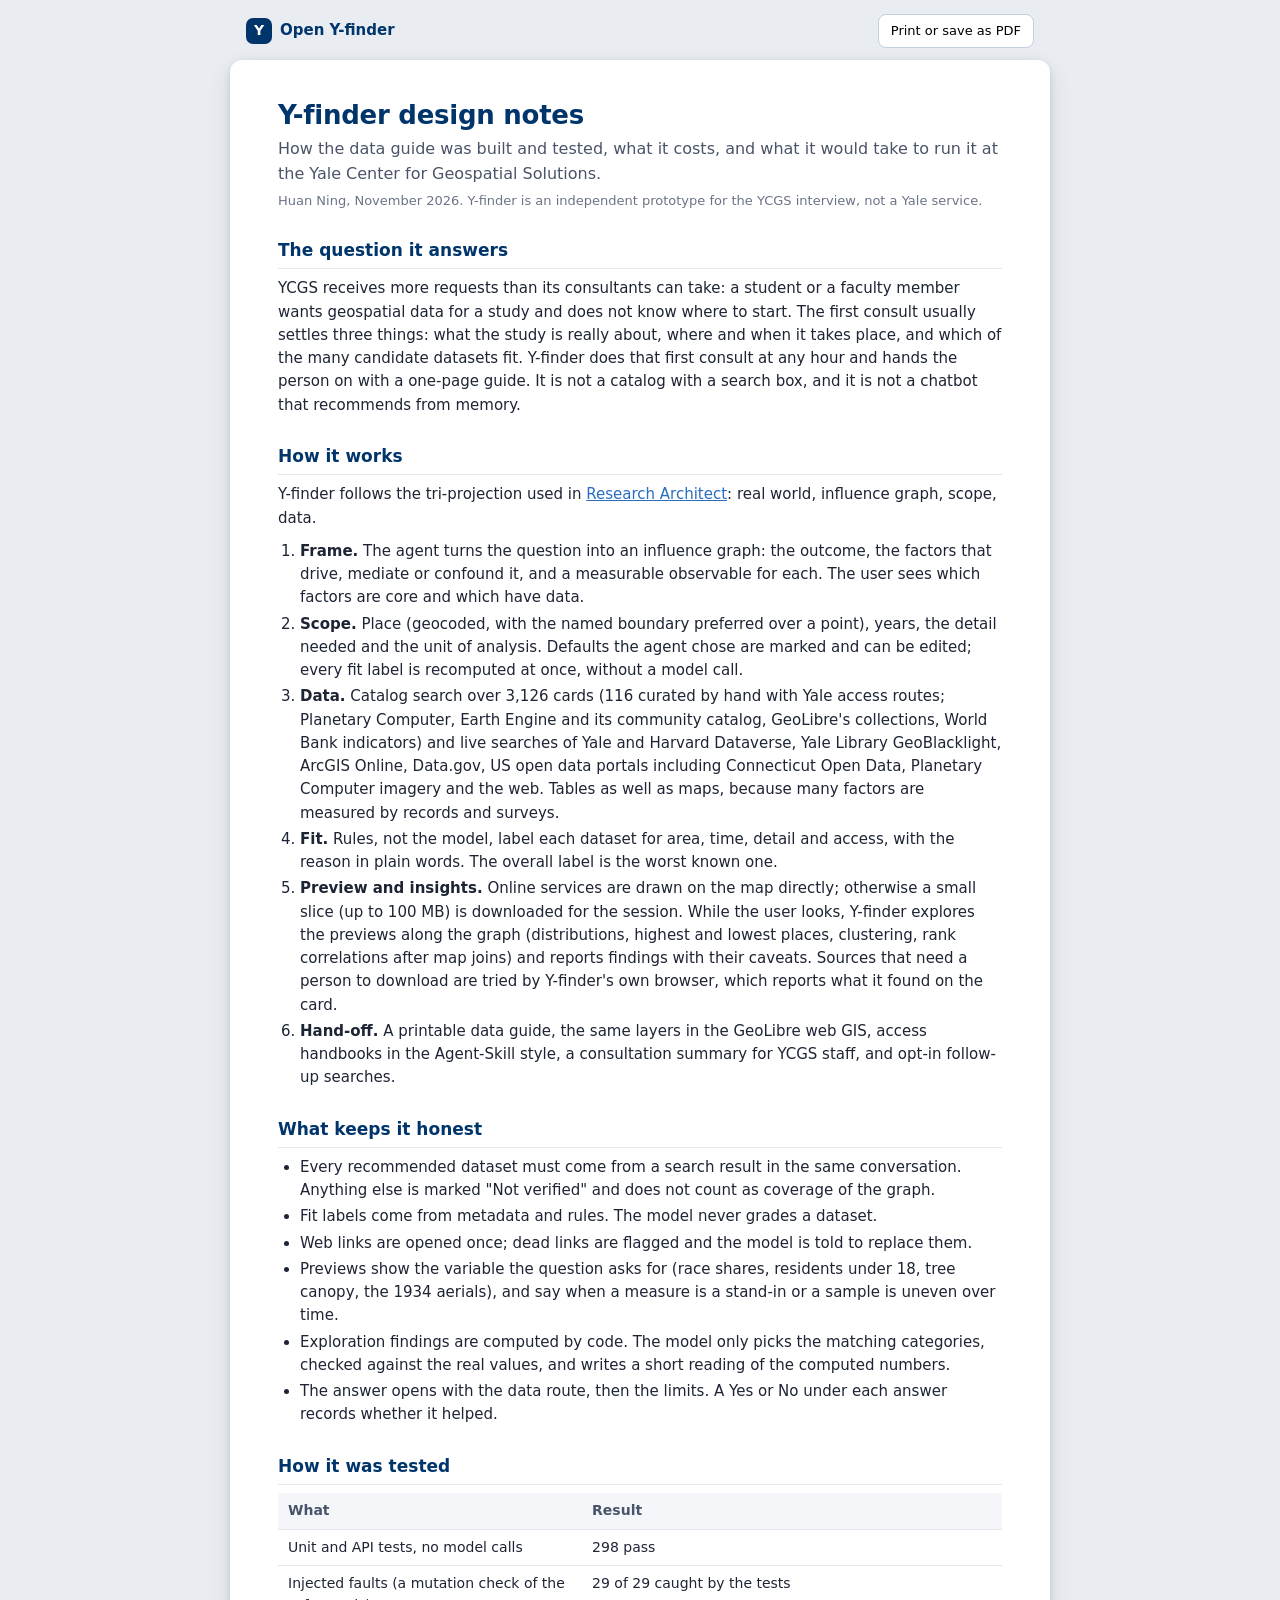
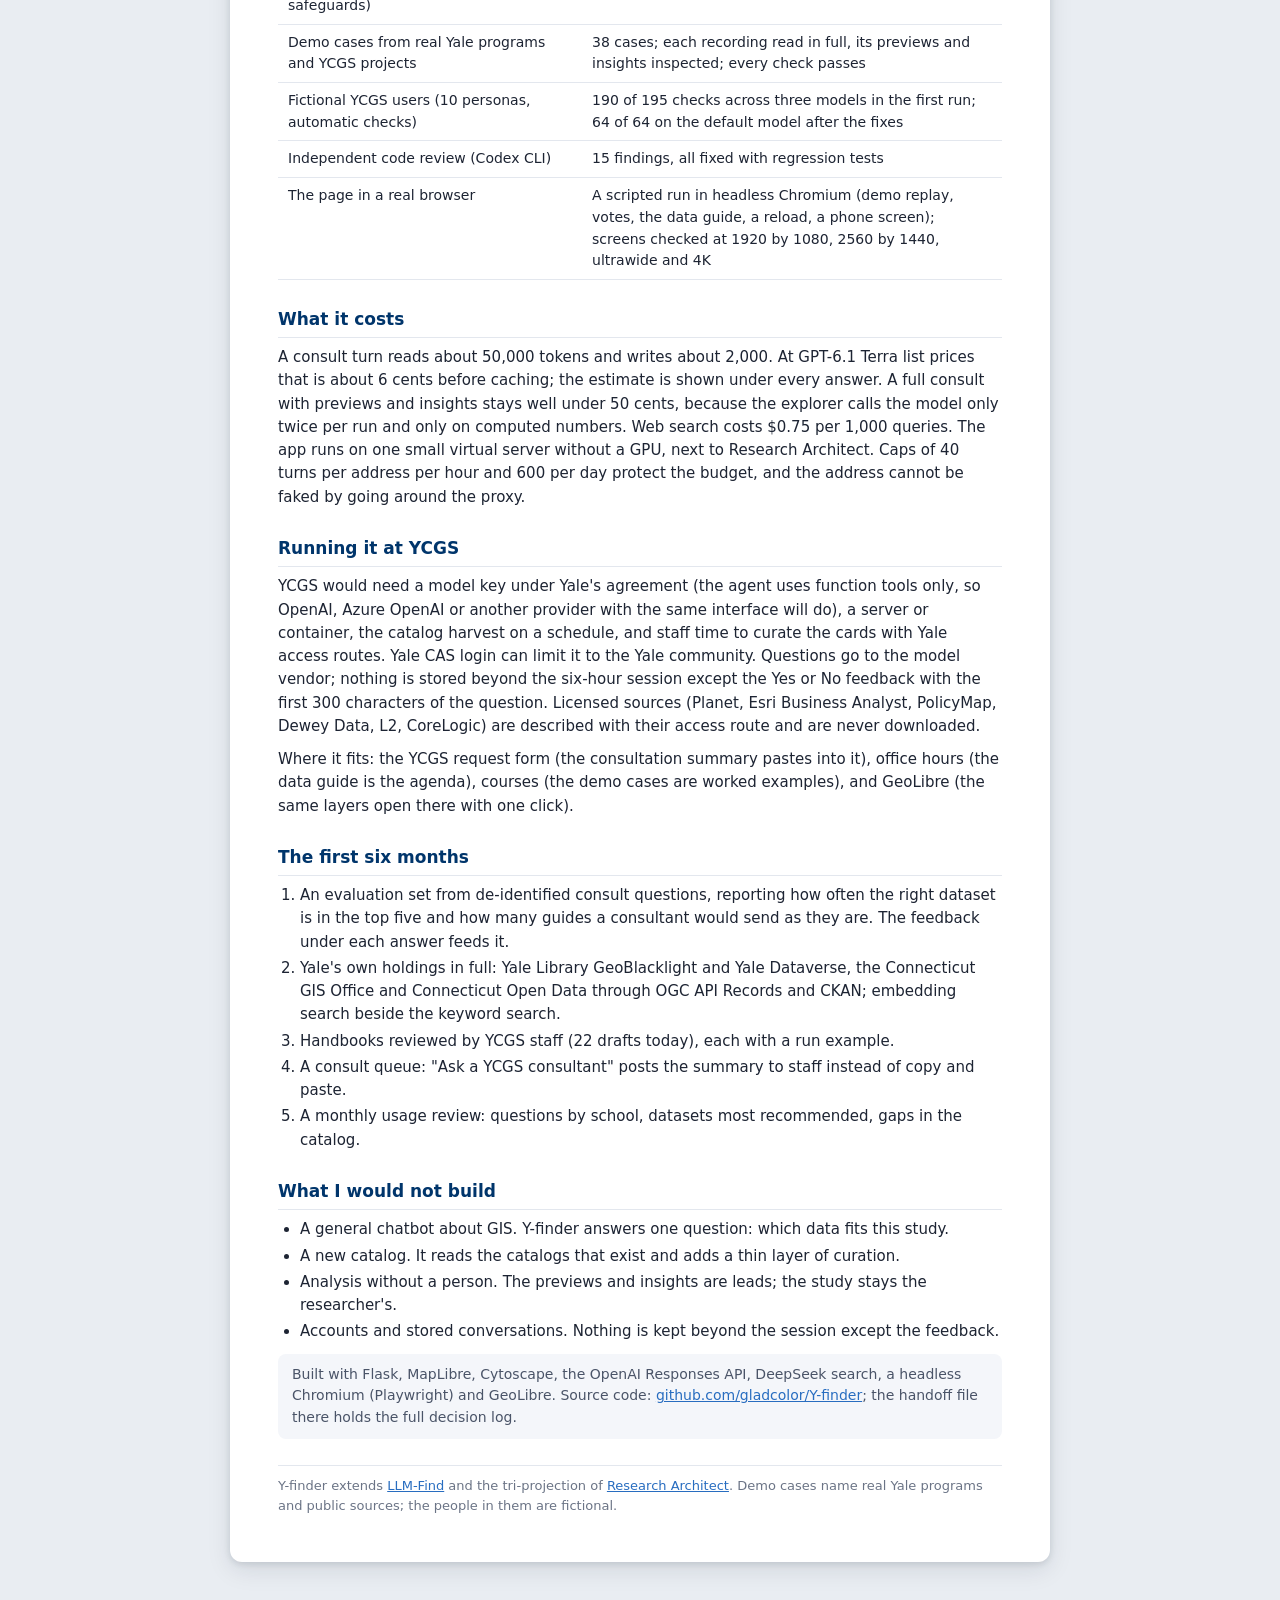
<file: static/design.html>
<!doctype html>
<html lang="en">
<head>
<meta charset="utf-8">
<meta name="viewport" content="width=device-width, initial-scale=1">
<title>Y-finder design notes</title>
<meta name="description" content="How the Y-finder data guide was built and tested, what it costs, and what it would take to run it at YCGS.">
<link rel="icon" href="data:image/svg+xml,%3Csvg xmlns='http://www.w3.org/2000/svg' viewBox='0 0 32 32'%3E%3Crect width='32' height='32' rx='8' fill='%231f3a68'/%3E%3Cpath d='M9 8l7 9 7-9M16 17v8' stroke='white' stroke-width='3' fill='none' stroke-linecap='round' stroke-linejoin='round'/%3E%3C/svg%3E">
<style>
  :root { --navy: #00356b; --navy-2: #286dc0; --ink: #1d2433; --ink-2: #4a5468; --muted: #6b7486; --line: #e3e7ee; --soft: #f4f6fa; --canvas: #e9edf2; }
  * { box-sizing: border-box; }
  html, body { margin: 0; background: var(--canvas); color: var(--ink); font: 15px/1.55 system-ui, -apple-system, "Segoe UI", Roboto, "Helvetica Neue", Arial, sans-serif; }
  a { color: var(--navy-2); }
  .top { max-width: 820px; margin: 0 auto; padding: 14px 16px 0; display: flex; align-items: center; justify-content: space-between; gap: 12px; }
  .top a.app { display: inline-flex; align-items: center; gap: 8px; text-decoration: none; color: var(--navy); font-weight: 600; }
  .top .mark { width: 26px; height: 26px; border-radius: 7px; background: var(--navy); color: #fff; display: grid; place-items: center; font-weight: 700; font-size: 14px; }
  .top .print { font: inherit; font-size: 13px; padding: 6px 12px; border-radius: 8px; border: 1px solid #c3cfdf; background: #fff; cursor: pointer; }
  main { max-width: 820px; margin: 12px auto 40px; background: #fff; padding: 40px 48px 36px; border-radius: 12px; box-shadow: 0 2px 6px rgba(20,30,50,.12), 0 8px 24px rgba(20,30,50,.10); }
  h1 { font-size: 26px; line-height: 1.2; color: var(--navy); margin: 0 0 6px; letter-spacing: -0.01em; }
  .lede { color: var(--ink-2); margin: 0 0 4px; font-size: 16px; }
  .by { color: var(--muted); font-size: 13px; margin: 0 0 22px; }
  h2 { font-size: 17px; color: var(--navy); margin: 26px 0 8px; padding-bottom: 5px; border-bottom: 1px solid var(--line); }
  p { margin: 0 0 10px; }
  ol, ul { margin: 0 0 10px; padding-left: 22px; }
  li { margin: 3px 0; }
  li b { color: var(--ink); }
  table { border-collapse: collapse; width: 100%; margin: 6px 0 12px; font-size: 14px; }
  th, td { text-align: left; vertical-align: top; padding: 7px 10px; border-bottom: 1px solid var(--line); }
  th { color: var(--ink-2); font-weight: 600; background: var(--soft); }
  td:first-child { width: 42%; }
  .note { background: var(--soft); border-radius: 8px; padding: 10px 14px; color: var(--ink-2); font-size: 14px; }
  .foot { color: var(--muted); font-size: 13px; margin-top: 26px; padding-top: 10px; border-top: 1px solid var(--line); }
  @media (max-width: 640px) { main { padding: 24px 18px; margin: 8px; } h1 { font-size: 22px; } td:first-child { width: auto; } }
  @media print { html, body { background: #fff; } .top { display: none; } main { box-shadow: none; margin: 0; padding: 0; max-width: none; border-radius: 0; } a { color: inherit; text-decoration: none; } }
</style>
</head>
<body>
<div class="top">
  <a class="app" href="./"><span class="mark">Y</span>Open Y-finder</a>
  <button class="print" type="button" onclick="print()">Print or save as PDF</button>
</div>
<main>
  <h1>Y-finder design notes</h1>
  <p class="lede">How the data guide was built and tested, what it costs, and what it would take to run it at the Yale Center for Geospatial Solutions.</p>
  <p class="by">Huan Ning, November 2026. Y-finder is an independent prototype for the YCGS interview, not a Yale service.</p>

  <h2>The question it answers</h2>
  <p>YCGS receives more requests than its consultants can take: a student or a faculty member wants geospatial data for a study and does not know where to start. The first consult usually settles three things: what the study is really about, where and when it takes place, and which of the many candidate datasets fit. Y-finder does that first consult at any hour and hands the person on with a one-page guide. It is not a catalog with a search box, and it is not a chatbot that recommends from memory.</p>

  <h2>How it works</h2>
  <p>Y-finder follows the tri-projection used in <a href="https://app.researcharchitect.ai/">Research Architect</a>: real world, influence graph, scope, data.</p>
  <ol>
    <li><b>Frame.</b> The agent turns the question into an influence graph: the outcome, the factors that drive, mediate or confound it, and a measurable observable for each. The user sees which factors are core and which have data.</li>
    <li><b>Scope.</b> Place (geocoded, with the named boundary preferred over a point), years, the detail needed and the unit of analysis. Defaults the agent chose are marked and can be edited; every fit label is recomputed at once, without a model call.</li>
    <li><b>Data.</b> Catalog search over 3,126 cards (116 curated by hand with Yale access routes; Planetary Computer, Earth Engine and its community catalog, GeoLibre's collections, World Bank indicators) and live searches of Yale and Harvard Dataverse, Yale Library GeoBlacklight, ArcGIS Online, Data.gov, US open data portals including Connecticut Open Data, Planetary Computer imagery and the web. Tables as well as maps, because many factors are measured by records and surveys.</li>
    <li><b>Fit.</b> Rules, not the model, label each dataset for area, time, detail and access, with the reason in plain words. The overall label is the worst known one.</li>
    <li><b>Preview and insights.</b> Online services are drawn on the map directly; otherwise a small slice (up to 100 MB) is downloaded for the session. While the user looks, Y-finder explores the previews along the graph (distributions, highest and lowest places, clustering, rank correlations after map joins) and reports findings with their caveats. Sources that need a person to download are tried by Y-finder's own browser, which reports what it found on the card.</li>
    <li><b>Hand-off.</b> A printable data guide, the same layers in the GeoLibre web GIS, access handbooks in the Agent-Skill style, a consultation summary for YCGS staff, and opt-in follow-up searches.</li>
  </ol>

  <h2>What keeps it honest</h2>
  <ul>
    <li>Every recommended dataset must come from a search result in the same conversation. Anything else is marked "Not verified" and does not count as coverage of the graph.</li>
    <li>Fit labels come from metadata and rules. The model never grades a dataset.</li>
    <li>Web links are opened once; dead links are flagged and the model is told to replace them.</li>
    <li>Previews show the variable the question asks for (race shares, residents under 18, tree canopy, the 1934 aerials), and say when a measure is a stand-in or a sample is uneven over time.</li>
    <li>Exploration findings are computed by code. The model only picks the matching categories, checked against the real values, and writes a short reading of the computed numbers.</li>
    <li>The answer opens with the data route, then the limits. A Yes or No under each answer records whether it helped.</li>
  </ul>

  <h2>How it was tested</h2>
  <table>
    <tr><th>What</th><th>Result</th></tr>
    <tr><td>Unit and API tests, no model calls</td><td>298 pass</td></tr>
    <tr><td>Injected faults (a mutation check of the safeguards)</td><td>29 of 29 caught by the tests</td></tr>
    <tr><td>Demo cases from real Yale programs and YCGS projects</td><td>38 cases; each recording read in full, its previews and insights inspected; every check passes</td></tr>
    <tr><td>Fictional YCGS users (10 personas, automatic checks)</td><td>190 of 195 checks across three models in the first run; 64 of 64 on the default model after the fixes</td></tr>
    <tr><td>Independent code review (Codex CLI)</td><td>15 findings, all fixed with regression tests</td></tr>
    <tr><td>The page in a real browser</td><td>A scripted run in headless Chromium (demo replay, votes, the data guide, a reload, a phone screen); screens checked at 1920 by 1080, 2560 by 1440, ultrawide and 4K</td></tr>
  </table>

  <h2>What it costs</h2>
  <p>A consult turn reads about 50,000 tokens and writes about 2,000. At GPT-6.1 Terra list prices that is about 6 cents before caching; the estimate is shown under every answer. A full consult with previews and insights stays well under 50 cents, because the explorer calls the model only twice per run and only on computed numbers. Web search costs $0.75 per 1,000 queries. The app runs on one small virtual server without a GPU, next to Research Architect. Caps of 40 turns per address per hour and 600 per day protect the budget, and the address cannot be faked by going around the proxy.</p>

  <h2>Running it at YCGS</h2>
  <p>YCGS would need a model key under Yale's agreement (the agent uses function tools only, so OpenAI, Azure OpenAI or another provider with the same interface will do), a server or container, the catalog harvest on a schedule, and staff time to curate the cards with Yale access routes. Yale CAS login can limit it to the Yale community. Questions go to the model vendor; nothing is stored beyond the six-hour session except the Yes or No feedback with the first 300 characters of the question. Licensed sources (Planet, Esri Business Analyst, PolicyMap, Dewey Data, L2, CoreLogic) are described with their access route and are never downloaded.</p>
  <p>Where it fits: the YCGS request form (the consultation summary pastes into it), office hours (the data guide is the agenda), courses (the demo cases are worked examples), and GeoLibre (the same layers open there with one click).</p>

  <h2>The first six months</h2>
  <ol>
    <li>An evaluation set from de-identified consult questions, reporting how often the right dataset is in the top five and how many guides a consultant would send as they are. The feedback under each answer feeds it.</li>
    <li>Yale's own holdings in full: Yale Library GeoBlacklight and Yale Dataverse, the Connecticut GIS Office and Connecticut Open Data through OGC API Records and CKAN; embedding search beside the keyword search.</li>
    <li>Handbooks reviewed by YCGS staff (22 drafts today), each with a run example.</li>
    <li>A consult queue: "Ask a YCGS consultant" posts the summary to staff instead of copy and paste.</li>
    <li>A monthly usage review: questions by school, datasets most recommended, gaps in the catalog.</li>
  </ol>

  <h2>What I would not build</h2>
  <ul>
    <li>A general chatbot about GIS. Y-finder answers one question: which data fits this study.</li>
    <li>A new catalog. It reads the catalogs that exist and adds a thin layer of curation.</li>
    <li>Analysis without a person. The previews and insights are leads; the study stays the researcher's.</li>
    <li>Accounts and stored conversations. Nothing is kept beyond the session except the feedback.</li>
  </ul>

  <div class="note">Built with Flask, MapLibre, Cytoscape, the OpenAI Responses API, DeepSeek search, a headless Chromium (Playwright) and GeoLibre. Source code: <a href="https://github.com/gladcolor/Y-finder">github.com/gladcolor/Y-finder</a>; the handoff file there holds the full decision log.</div>
  <p class="foot">Y-finder extends <a href="https://github.com/gladcolor/llm-find">LLM-Find</a> and the tri-projection of <a href="https://app.researcharchitect.ai/">Research Architect</a>. Demo cases name real Yale programs and public sources; the people in them are fictional.</p>
</main>
</body>
</html>
</file>
